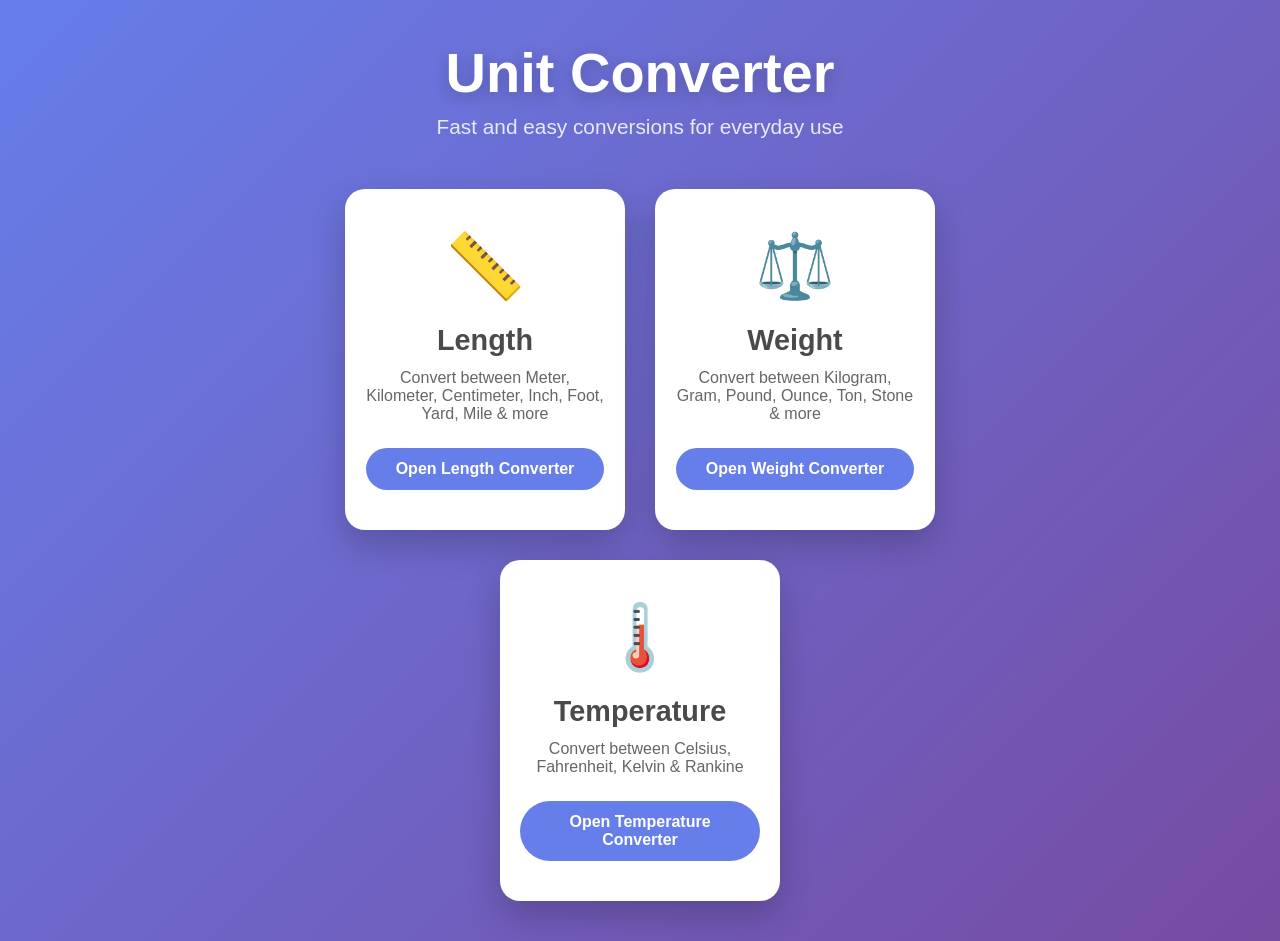
<file: static/index.html>
<!DOCTYPE html>
<html lang="en">
<head>
    <meta charset="UTF-8">
    <meta name="viewport" content="width=device-width, initial-scale=1.0">
    <title>Unit Converter</title>
    <style>
        * {
            margin: 0;
            padding: 0;
            box-sizing: border-box;
        }

        body {
            font-family: 'Segoe UI', Tahoma, Geneva, Verdana, sans-serif;
            background: linear-gradient(135deg, #667eea 0%, #764ba2 100%);
            min-height: 100vh;
            display: flex;
            align-items: center;
            justify-content: center;
        }

        .container {
            text-align: center;
            max-width: 900px;
            padding: 40px 20px;
        }

        h1 {
            color: white;
            font-size: 3.5rem;
            margin-bottom: 10px;
            text-shadow: 0 4px 15px rgba(0,0,0,0.2);
        }

        p {
            color: rgba(255,255,255,0.85);
            font-size: 1.3rem;
            margin-bottom: 50px;
        }

        .cards {
            display: flex;
            justify-content: center;
            gap: 30px;
            flex-wrap: wrap;
        }

        .card {
            background: white;
            width: 280px;
            padding: 40px 20px;
            border-radius: 20px;
            box-shadow: 0 15px 35px rgba(0,0,0,0.2);
            transition: all 0.3s ease;
            text-decoration: none;
            color: #333;
        }

        .card:hover {
            transform: translateY(-15px);
            box-shadow: 0 25px 50px rgba(0,0,0,0.3);
        }

        .icon {
            font-size: 4rem;
            margin-bottom: 20px;
        }

        .card h2 {
            font-size: 1.8rem;
            margin-bottom: 12px;
            color: #4a4a4a;
        }

        .card p {
            color: #666;
            font-size: 1rem;
            margin-bottom: 25px;
        }

        .btn {
            display: inline-block;
            padding: 12px 30px;
            background: #667eea;
            color: white;
            border-radius: 50px;
            text-decoration: none;
            font-weight: 600;
            transition: 0.3s;
        }

        .btn:hover {
            background: #5a6fd8;
            transform: scale(1.05);
        }
    </style>
</head>
<body>
    <div class="container">
        <h1>Unit Converter</h1>
        <p>Fast and easy conversions for everyday use</p>

        <div class="cards">
            
            <!-- Length Card -->
            <a href="/length" class="card">
                <div class="icon">📏</div>
                <h2>Length</h2>
                <p>Convert between Meter, Kilometer, Centimeter, Inch, Foot, Yard, Mile & more</p>
                <span class="btn">Open Length Converter</span>
            </a>

            <!-- Weight Card -->
            <a href="/weight" class="card">
                <div class="icon">⚖️</div>
                <h2>Weight</h2>
                <p>Convert between Kilogram, Gram, Pound, Ounce, Ton, Stone & more</p>
                <span class="btn">Open Weight Converter</span>
            </a>

            <!-- Temperature Card -->
            <a href="/temperature" class="card">
                <div class="icon">🌡️</div>
                <h2>Temperature</h2>
                <p>Convert between Celsius, Fahrenheit, Kelvin & Rankine</p>
                <span class="btn">Open Temperature Converter</span>
            </a>

        </div>
    </div>
</body>
</html>
</file>
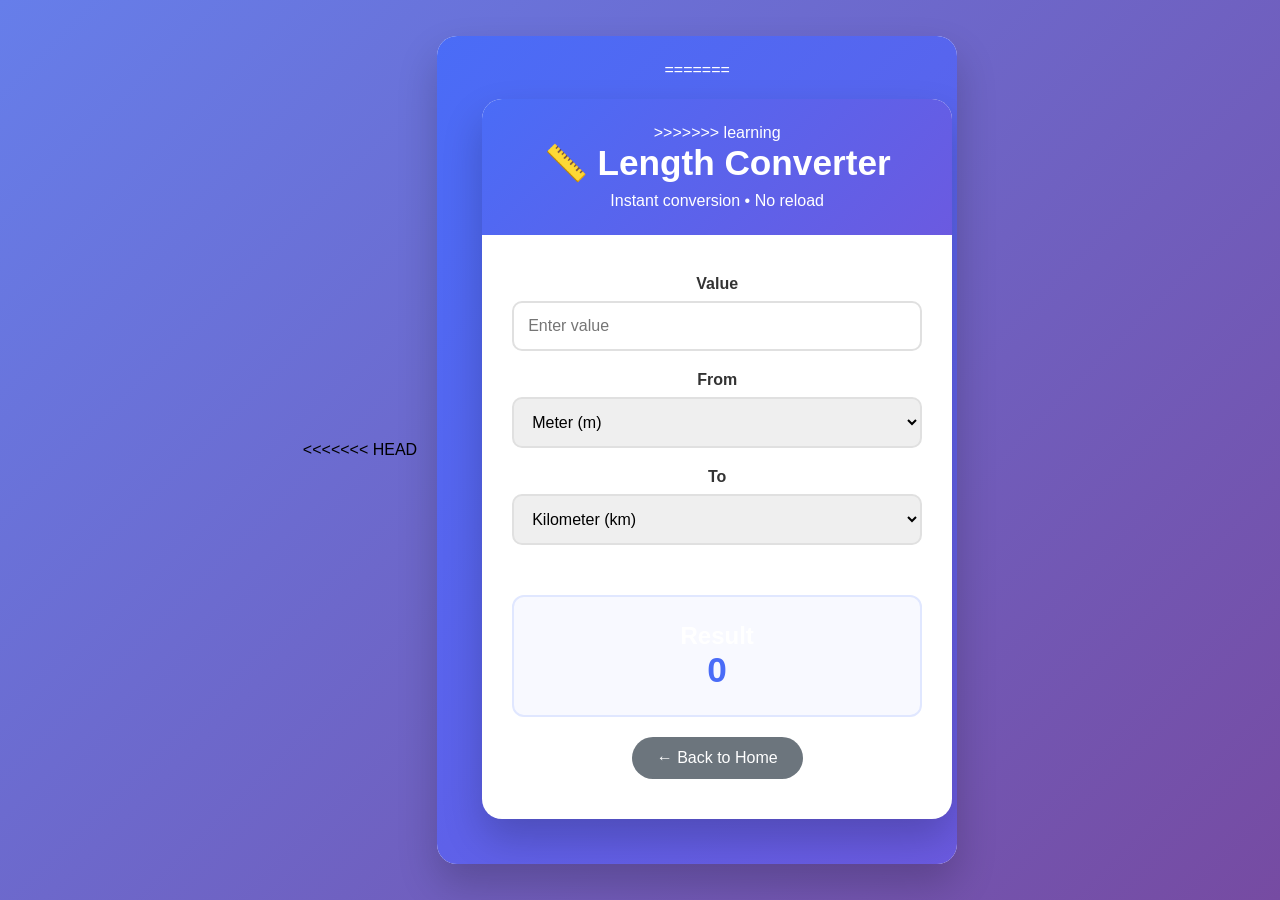
<file: templates/length.html>
<!DOCTYPE html>
<html lang="en">
<head>
    <meta charset="UTF-8">
    <meta name="viewport" content="width=device-width, initial-scale=1.0">
    <title>Length Converter</title>
<<<<<<< HEAD
    <link rel="stylesheet" href="/static/css/length.css">
  
</head>
<body>
    <div class="container">
        <div class="header">
=======
    <link rel="stylesheet" href="/static/css/style.css">
  
</head>
<body style="background: linear-gradient(135deg, #667eea 0%, #764ba2 100%);">
    <div class="container">
        <div class="header" style=" background: linear-gradient(135deg, #4a6cf7, #6b5ae0);">
>>>>>>> learning
            <h1>📏 Length Converter</h1>
            <p>Instant conversion • No reload</p>
        </div>

        <div class="form-container">
            <label>Value</label>
            <input type="number" id="value" step="any" placeholder="Enter value" oninput="convert()">

            <label>From</label>
            <select id="from" onchange="convert()">
                <option value="mm">Millimeter (mm)</option>
                <option value="cm">Centimeter (cm)</option>
                <option value="m" selected>Meter (m)</option>
                <option value="km">Kilometer (km)</option>
                <option value="inch">Inch (in)</option>
                <option value="foot">Foot (ft)</option>
                <option value="yard">Yard (yd)</option>
                <option value="mile">Mile (mi)</option>
            </select>

            <label>To</label>
            <select id="to" onchange="convert()">
                <option value="mm">Millimeter (mm)</option>
                <option value="cm">Centimeter (cm)</option>
                <option value="m">Meter (m)</option>
                <option value="km" selected>Kilometer (km)</option>
                <option value="inch">Inch (in)</option>
                <option value="foot">Foot (ft)</option>
                <option value="yard">Yard (yd)</option>
                <option value="mile">Mile (mi)</option>
            </select>

            <div class="result" id="result">
                <h2>Result</h2>
                <div class="result-value" id="result-value">0</div>
            </div>

            <center>
                <a href="/" class="back-btn">← Back to Home</a>
            </center>
        </div>
    </div>

    <script src="/static/js/length.js"> </script>
</body>
</html>
</file>
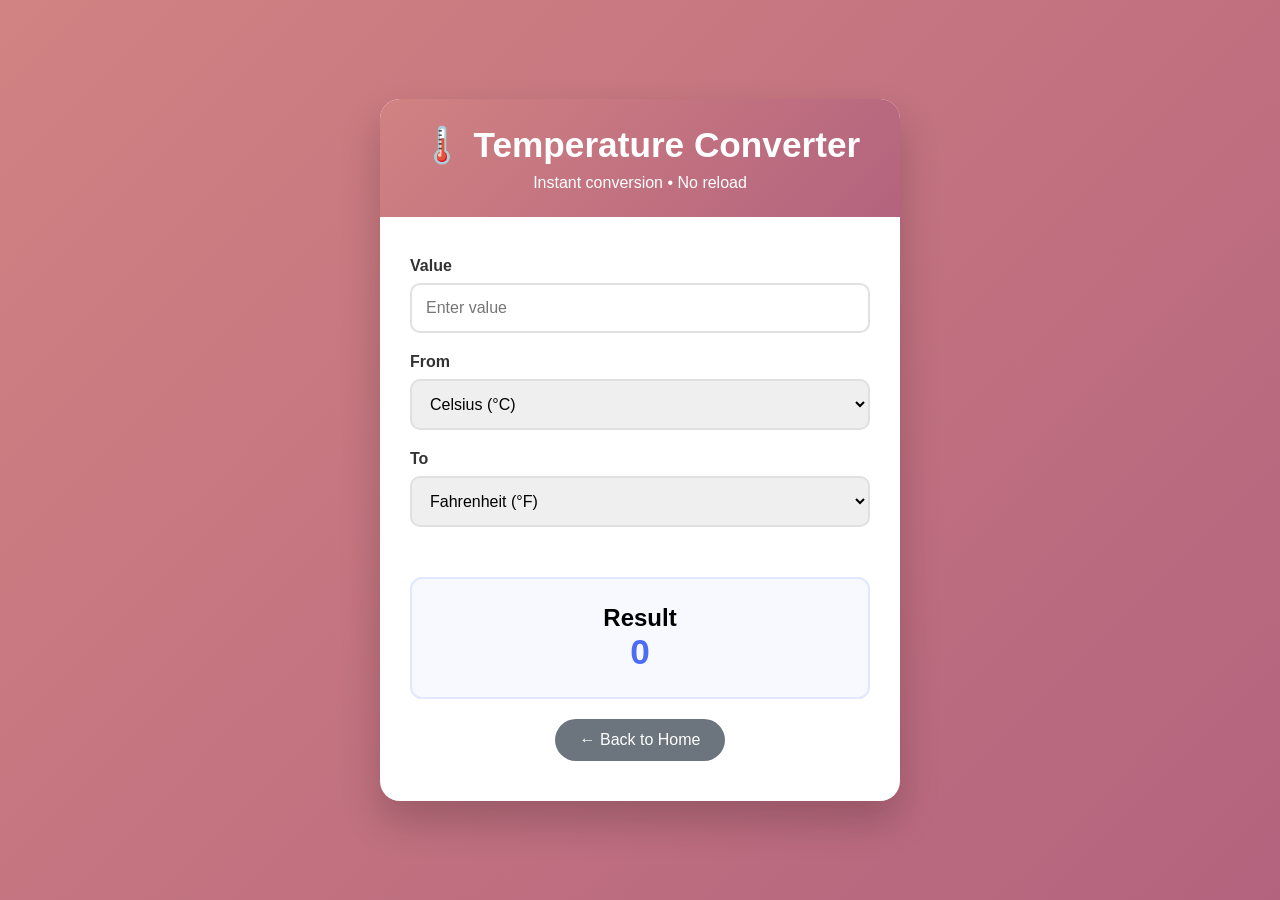
<file: templates/temprature.html>
<!DOCTYPE html>
<html lang="en">
<head>
    <meta charset="UTF-8">
    <meta name="viewport" content="width=device-width, initial-scale=1.0">
    <title>Length Converter</title>
    <link rel="stylesheet" href="/static/css/style.css">
  
</head>
<body style="background: linear-gradient(135deg, #d18282 0%, #aa506ee3 100%);">
    <div class="container">
        <div class="header" style=" background: linear-gradient(135deg, #d18282, #aa506ee3);">
            <h1>🌡️ Temperature Converter</h1>
            <p>Instant conversion • No reload</p>
        </div>

        <div class="form-container">
            <label>Value</label>
            <input type="number" id="value" step="any" placeholder="Enter value" oninput="convert()">

            <label>From</label>
            <select id="from" onchange="convert()">
               <option value="c" selected>Celsius (°C)</option>
                <option value="f">Fahrenheit (°F)</option>
                <option value="k">Kelvin (K)</option>
            </select>

            <label>To</label>
            <select id="to" onchange="convert()">
             <option value="c" >Celsius (°C)</option>
                <option value="f" selected>Fahrenheit (°F)</option>
                <option value="k">Kelvin (K)</option>
            </select>

            <div class="result" id="result">
                <h2>Result</h2>
                <div class="result-value" id="result-value">0</div>
            </div>

            <center>
                <a href="/" class="back-btn">← Back to Home</a>
            </center>
        </div>
    </div>

    <script src="/static/js/temprature.js"> </script>
</body>
</html>
</file>
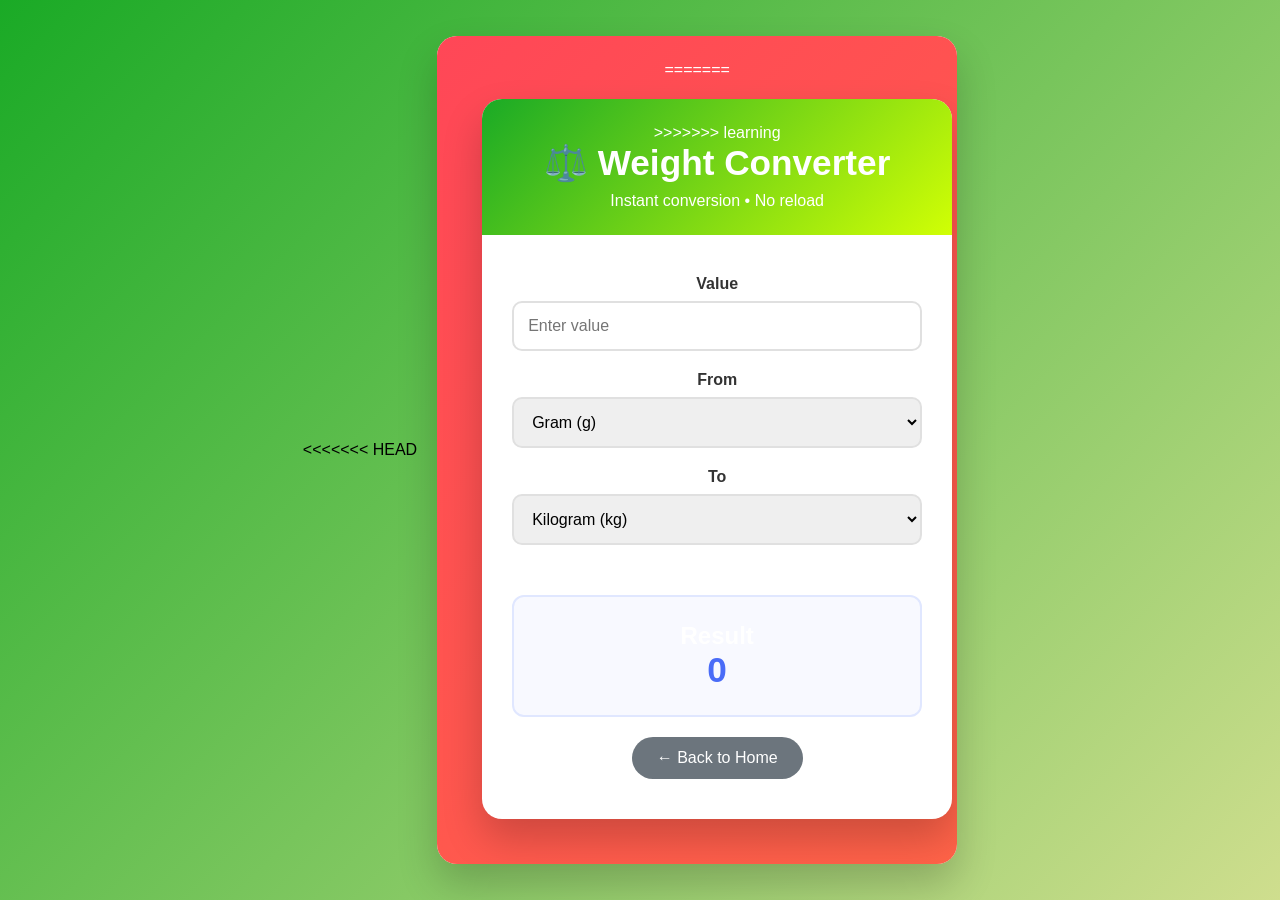
<file: templates/weight.html>
<!DOCTYPE html>
<html lang="en">
<head>
    <meta charset="UTF-8">
    <meta name="viewport" content="width=device-width, initial-scale=1.0">
    <title>Weight Converter</title>
<<<<<<< HEAD
    <link rel="stylesheet" href="/static/css/weight.css">


</head>
<body>
    <div class="container">
        <div class="header">
=======
    <link rel="stylesheet" href="/static/css/style.css">


</head>
<body style="background: linear-gradient(135deg, #1aaa26 0%, #98b80d77 100%);">
    <div class="container">
        <div class="header" style=" background: linear-gradient(135deg, #1aaa26, #d1ff05);">
>>>>>>> learning
            <h1>⚖️ Weight Converter</h1>
            <p>Instant conversion • No reload</p>
        </div>

        <div class="form-container">
            <label>Value</label>
            <input type="number" id="value" step="any" placeholder="Enter value" oninput="convert()">

            <label>From</label>
            <select id="from" onchange="convert()">
                <option value="mg">Milligram (mg)</option>
                <option value="g" selected>Gram (g)</option>
                <option value="kg">Kilogram (kg)</option>
                <option value="ton">Metric Ton (t)</option>
                <option value="lb">Pound (lb)</option>
                <option value="oz">Ounce (oz)</option>
            </select>

            <label>To</label>
            <select id="to" onchange="convert()">
                <option value="mg">Milligram (mg)</option>
                <option value="g">Gram (g)</option>
                <option value="kg" selected>Kilogram (kg)</option>
                <option value="ton">Metric Ton (t)</option>
                <option value="lb">Pound (lb)</option>
                <option value="oz">Ounce (oz)</option>
            </select>

            <div class="result" id="result">
                <h2>Result</h2>
                <div class="result-value" id="result-value">0</div>
            </div>

            <center>
                <a href="/" class="back-btn">← Back to Home</a>
            </center>
        </div>
    </div>

    <script src="/static/js/weight.js"> </script>
</body>
</html>
</file>
<file: static/css/length.css>
* { margin: 0; padding: 0; box-sizing: border-box; }
        body {
            font-family: 'Segoe UI', Tahoma, Geneva, Verdana, sans-serif;
            background: linear-gradient(135deg, #667eea 0%, #764ba2 100%);
            min-height: 100vh;
            display: flex;
            align-items: center;
            justify-content: center;
        }
        .container {
            background: white;
            width: 100%;
            max-width: 520px;
            margin: 20px;
            border-radius: 20px;
            box-shadow: 0 20px 40px rgba(0,0,0,0.2);
            overflow: hidden;
        }
        .header {
            background: linear-gradient(135deg, #4a6cf7, #6b5ae0);
            color: white;
            padding: 25px;
            text-align: center;
        }
        .header h1 { font-size: 2.2rem; margin-bottom: 8px; }
        .form-container { padding: 40px 30px; }
        label {
            display: block;
            margin-bottom: 8px;
            font-weight: 600;
            color: #333;
        }
        input, select {
            width: 100%;
            padding: 14px;
            margin-bottom: 20px;
            border: 2px solid #e0e0e0;
            border-radius: 10px;
            font-size: 16px;
        }
        input:focus, select:focus {
            border-color: #667eea;
            box-shadow: 0 0 0 3px rgba(102, 126, 234, 0.1);
        }
        .result {
            margin-top: 30px;
            padding: 25px;
            background: #f8f9ff;
            border-radius: 12px;
            border: 2px solid #e0e7ff;
            text-align: center;
            min-height: 100px;
        }
        .result-value {
            font-size: 2.2rem;
            font-weight: bold;
            color: #4a6cf7;
        }
        .back-btn {
            margin-top: 20px;
            padding: 12px 25px;
            background: #6c757d;
            color: white;
            text-decoration: none;
            border-radius: 50px;
            display: inline-block;
        }
</file>
<file: static/css/style.css>
* { margin: 0; padding: 0; box-sizing: border-box; }
        body {
            font-family: 'Segoe UI', Tahoma, Geneva, Verdana, sans-serif;
            
            min-height: 100vh;
            display: flex;
            align-items: center;
            justify-content: center;
        }
        .container {
            background: white;
            width: 100%;
            max-width: 520px;
            margin: 20px;
            border-radius: 20px;
            box-shadow: 0 20px 40px rgba(0,0,0,0.2);
            overflow: hidden;
        }
        .header {
           
            color: white;
            padding: 25px;
            text-align: center;
        }
        .header h1 { font-size: 2.2rem; margin-bottom: 8px; }
        .form-container { padding: 40px 30px; }
        label {
            display: block;
            margin-bottom: 8px;
            font-weight: 600;
            color: #333;
        }
        input, select {
            width: 100%;
            padding: 14px;
            margin-bottom: 20px;
            border: 2px solid #e0e0e0;
            border-radius: 10px;
            font-size: 16px;
        }
        input:focus, select:focus {
            border-color: #667eea;
            box-shadow: 0 0 0 3px rgba(102, 126, 234, 0.1);
        }
        .result {
            margin-top: 30px;
            padding: 25px;
            background: #f8f9ff;
            border-radius: 12px;
            border: 2px solid #e0e7ff;
            text-align: center;
            min-height: 100px;
        }
        .result-value {
            font-size: 2.2rem;
            font-weight: bold;
            color: #4a6cf7;
        }
        .back-btn {
            margin-top: 20px;
            padding: 12px 25px;
            background: #6c757d;
            color: white;
            text-decoration: none;
            border-radius: 50px;
            display: inline-block;
        }
</file>
<file: static/css/weight.css>
* { margin: 0; padding: 0; box-sizing: border-box; }
        body {
            font-family: 'Segoe UI', Tahoma, Geneva, Verdana, sans-serif;
            background: linear-gradient(135deg, #ff6b6b 0%, #ee5a24 100%);
            min-height: 100vh;
            display: flex;
            align-items: center;
            justify-content: center;
        }
        .container {
            background: white;
            width: 100%;
            max-width: 520px;
            margin: 20px;
            border-radius: 20px;
            box-shadow: 0 20px 40px rgba(0,0,0,0.2);
            overflow: hidden;
        }
        .header {
            background: linear-gradient(135deg, #ff4757, #ff6348);
            color: white;
            padding: 25px;
            text-align: center;
        }
        .header h1 { font-size: 2.2rem; margin-bottom: 8px; }
        .form-container { padding: 40px 30px; }
        label { display: block; margin-bottom: 8px; font-weight: 600; color: #333; }
        input, select {
            width: 100%;
            padding: 14px;
            margin-bottom: 20px;
            border: 2px solid #e0e0e0;
            border-radius: 10px;
            font-size: 16px;
        }
        input:focus, select:focus {
            border-color: #ff4757;
            box-shadow: 0 0 0 3px rgba(255, 71, 87, 0.1);
        }
        .result {
            margin-top: 30px;
            padding: 25px;
            background: #fff8f8;
            border-radius: 12px;
            border: 2px solid #ffe6e6;
            text-align: center;
            min-height: 100px;
        }
        .result-value {
            font-size: 2.2rem;
            font-weight: bold;
            color: #ff4757;
        }
        .back-btn {
            margin-top: 20px;
            padding: 12px 25px;
            background: #6c757d;
            color: white;
            text-decoration: none;
            border-radius: 50px;
            display: inline-block;
        }
</file>
